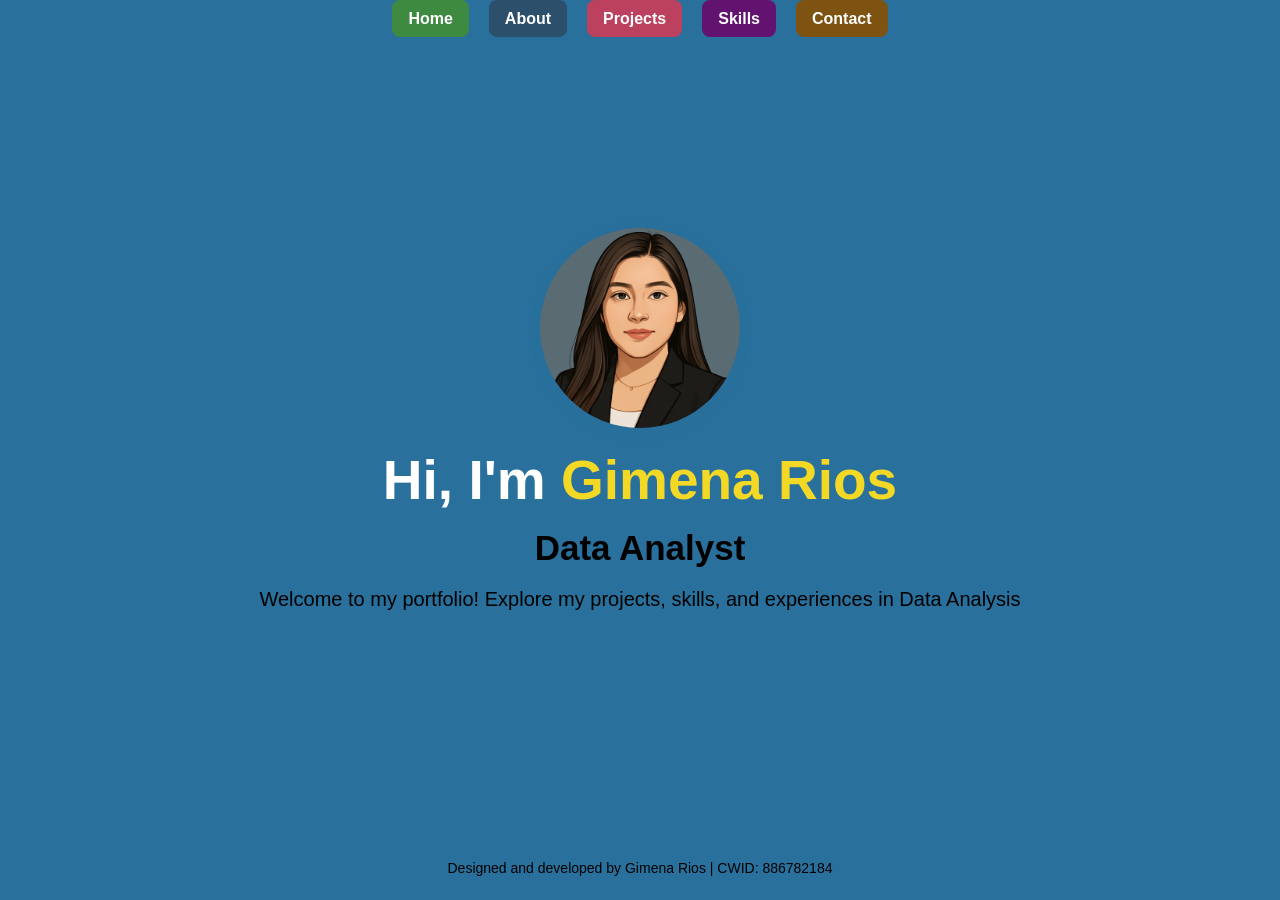
<file: index.html>
<!DOCTYPE html>
<html lang="en">
<head>
    <meta charset="UTF-8">
    <meta name="viewport" content="width=device-width, initial-scale=1.0">
    <title>Gimena Rios - Portfolio</title>
    <link rel="stylesheet" href="style.css">
</head>
<body>
    <header>
        <nav>
            <ul>
                <li><a href="index.html" class="active">Home</a></li>
                <li><a href="about.html">About</a></li>
                <li><a href="projects.html">Projects</a></li>
                <li><a href="skills.html">Skills</a></li>
                <li><a href="contact.html">Contact</a></li>
            </ul>
        </nav>
    </header>
    <main>
        <section>
            <div>
                <img src="Image/avatar.png" alt="Gimena Rios" class="profile-img">
                <h1>Hi, I'm <span class="highlight">Gimena Rios</span></h1>
                <p class="tagline">
                    <span id="dynamic-tagline">Data Analyst</span>
                </p>
                <p style="font-size: 20px;">Welcome to my portfolio! Explore my projects, skills, and experiences in Data Analysis</p>
            </div>
        </section>
    </main>
<footer>
    <p>Designed and developed by Gimena Rios | CWID: 886782184</p>
</footer>

</body>
</html>
</file>
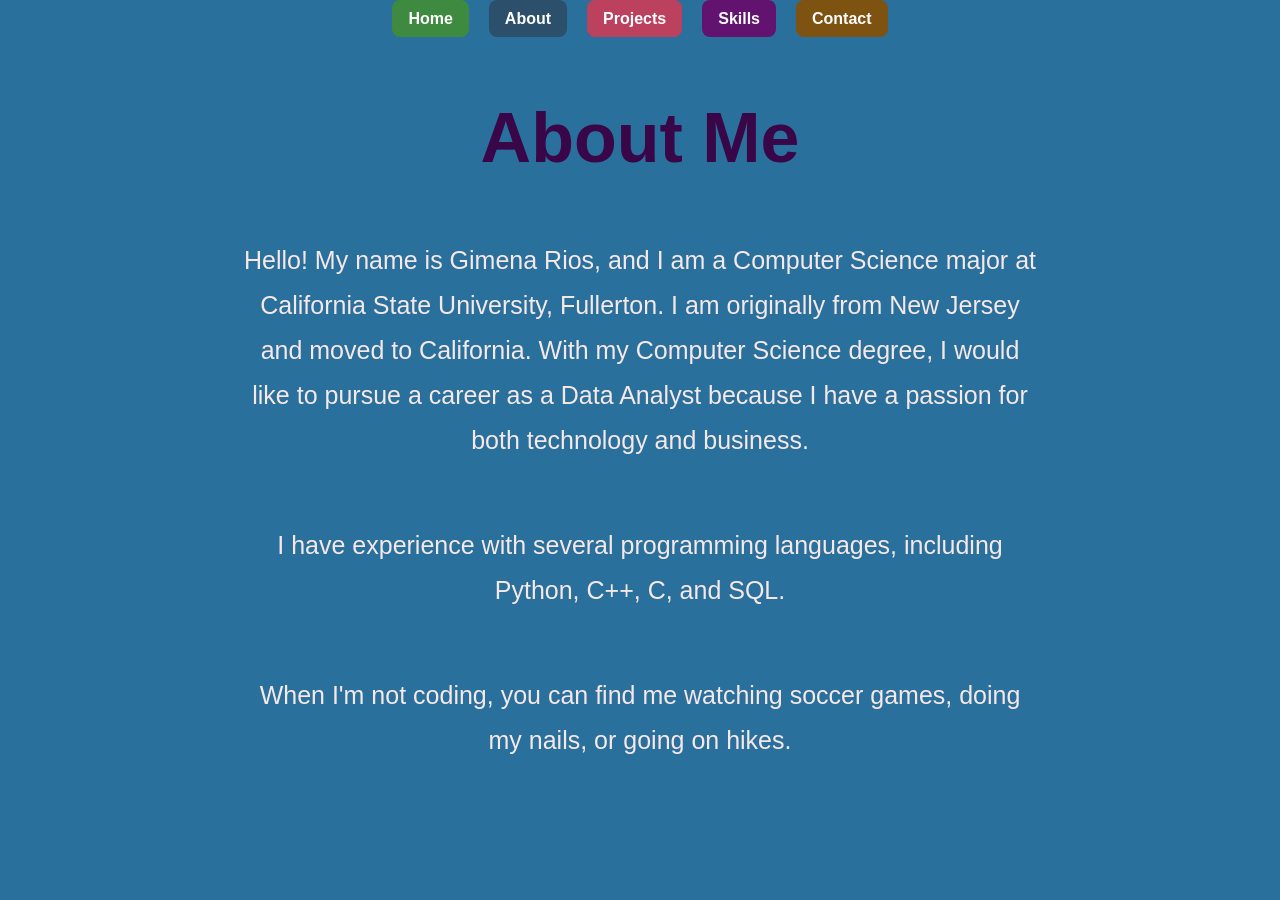
<file: about.html>
<!DOCTYPE html>
<html lang="en">
<head>
    <meta charset="UTF-8">
    <meta name="viewport" content="width=device-width, initial-scale=1.0">
    <title>About Me</title>
    <link rel="stylesheet" href="style.css">
    <body>
        <header>
            <nav>
                <ul>
                    <li><a href="index.html" class="active">Home</a></li>
                    <li><a href="about.html">About</a></li>
                    <li><a href="projects.html">Projects</a></li>
                    <li><a href="skills.html">Skills</a></li>
                    <li><a href="contact.html">Contact</a></li>
                </ul>
            </nav>
        </header>

    <h1 class="about-heading">About Me</h1>
            <p style="font-size: 25px;" class="about-text" >
                Hello! My name is Gimena Rios, and I am a Computer Science major at California State University, Fullerton. I am originally from New Jersey and moved to California. With my Computer Science degree, I would like to pursue a career as a Data Analyst because I have a passion for both technology and business.
            </p>
            <p style="font-size: 25px;" class="about-text">
                I have experience with several programming languages, including Python, C++, C, and SQL.  
            </p>
            <p style="font-size: 25px;" class="about-text">
                When I'm not coding, you can find me watching soccer games, doing my nails, or going on hikes. 
            </p>
</head>
</html>
</file>
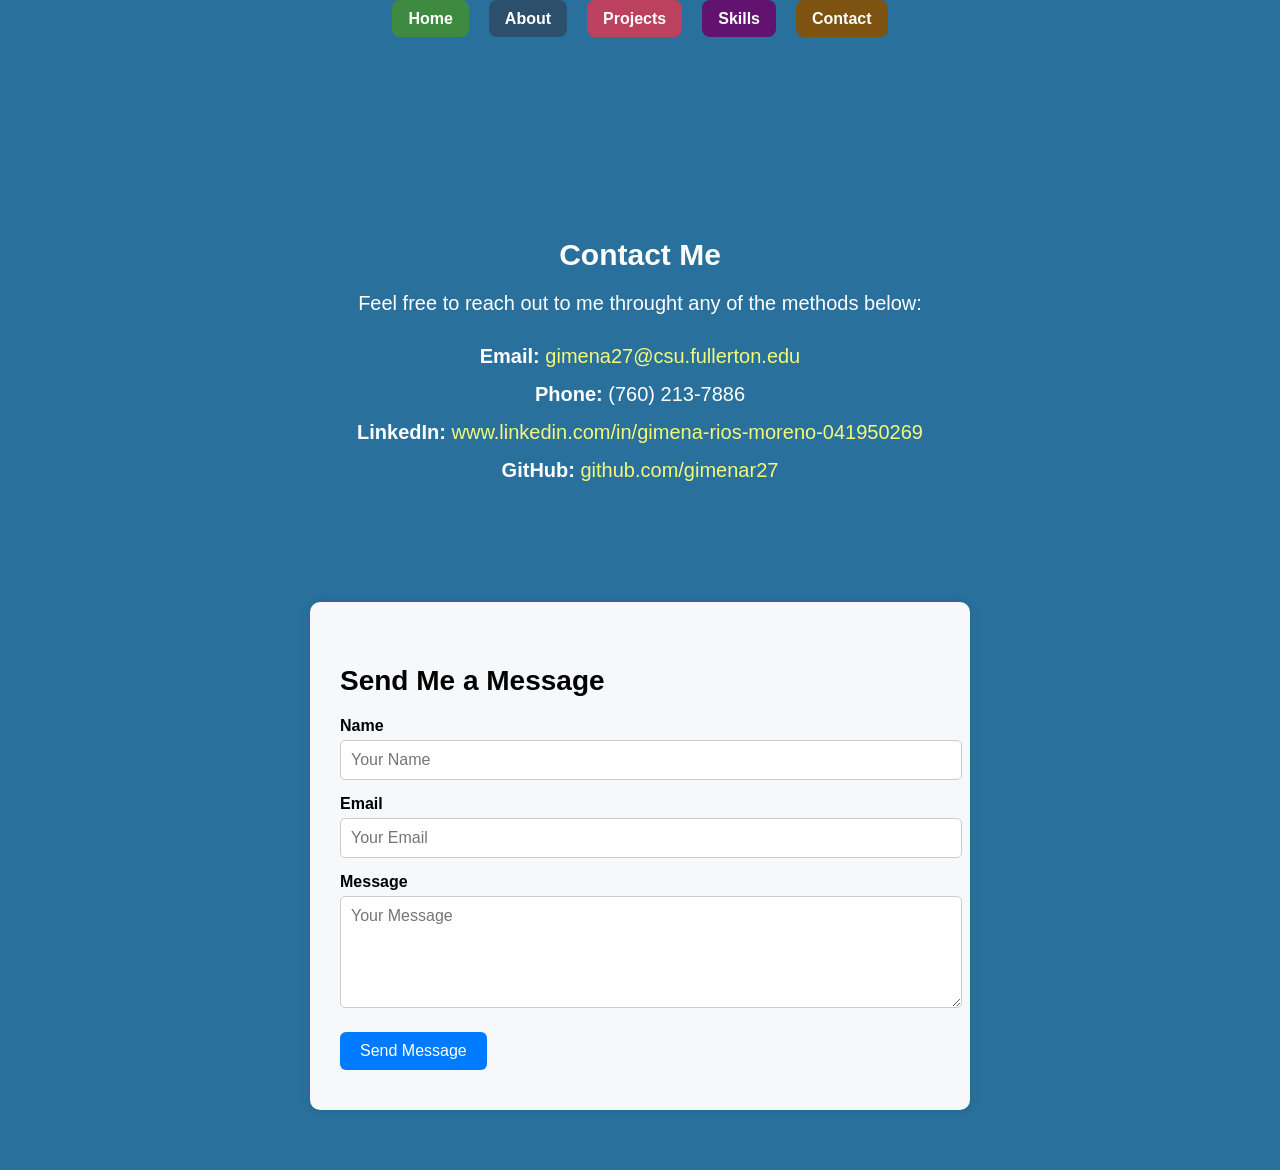
<file: contact.html>
<!DOCTYPE html>
<html lang="en">
<head>
    <meta charset="UTF-8">
    <meta name="viewport" content="width=device-width, initial-scale=1.0">
    <title>Gimena's Skills</title>
    <link rel="stylesheet" href="style.css">
    <body>
        <header>
            <nav>
                <ul>
                    <li><a href="index.html" class="active">Home</a></li>
                    <li><a href="about.html">About</a></li>
                    <li><a href="projects.html">Projects</a></li>
                    <li><a href="skills.html">Skills</a></li>
                    <li><a href="contact.html">Contact</a></li>
                </ul>
            </nav>
        </header>

        <main>
            <section class="contact-info">
            <h1 style="font-size: 30px;">Contact Me</h1>
            <p style="color: rgb(255, 255, 255);">Feel free to reach out to me throught any of the methods below:</p>
            <ul>
                <li><strong>Email:</strong> <a href="mailto:gimena27@csu.fullerton.edu">gimena27@csu.fullerton.edu</a></li>
                <li><strong>Phone:</strong> (760) 213-7886</li>
                <li><strong>LinkedIn:</strong> <a href="www.linkedin.com/in/gimena-rios-moreno-041950269" target="_blank">www.linkedin.com/in/gimena-rios-moreno-041950269</a></li>
                <li><strong>GitHub:</strong> <a href="https://github.com/gimenar27" target="_blank">github.com/gimenar27</a></li>
            </ul>
            </section>
        </main>

        <section class="contact-form">
            <h2 style="color:black">Send Me a Message</h2>
            <form action="#" method="post">
              <label style="color:black" for="name">Name</label>
              <input type="text" id="name" name="name" placeholder="Your Name" required>
          
              <label style="color:black" for="email">Email</label>
              <input type="email" id="email" name="email" placeholder="Your Email" required>
          
              <label style="color:black" for="message">Message</label>
              <textarea id="message" name="message" rows="5" placeholder="Your Message" required></textarea>
          
              <button type="submit">Send Message</button>
            </form>
          </section>
    
</head>
</html>
</file>
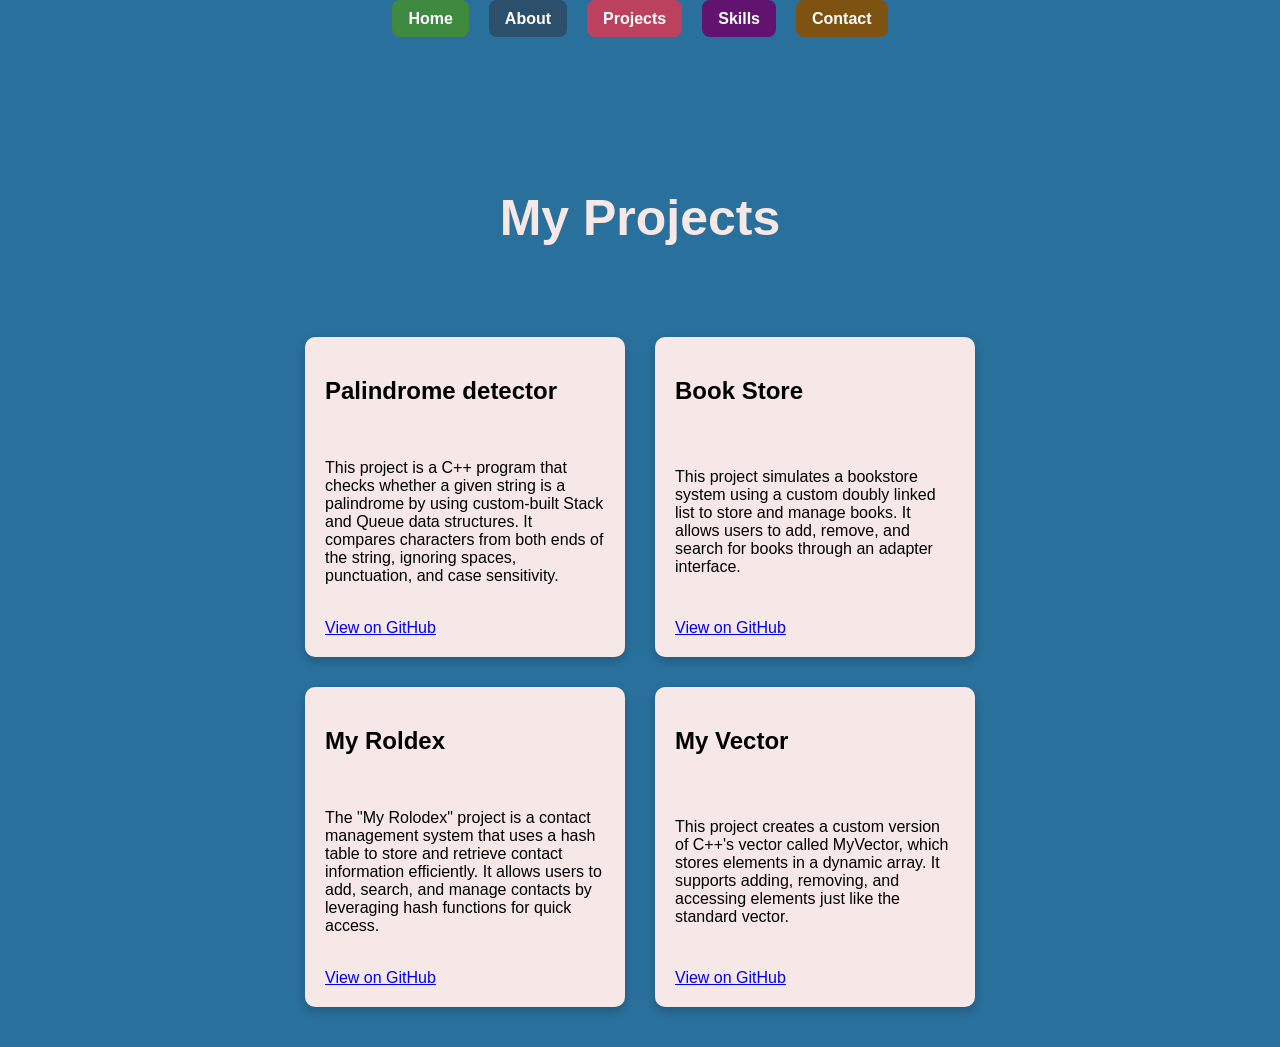
<file: projects.html>
<!DOCTYPE html>
<html lang="en">
<head>
    <meta charset="UTF-8">
    <meta name="viewport" content="width=device-width, initial-scale=1.0">
    <title>Gimena's Projects</title>
    <link rel="stylesheet" href="style.css">
    <body>
        <header>
            <nav>
                <ul>
                    <li><a href="index.html" class="active">Home</a></li>
                    <li><a href="about.html">About</a></li>
                    <li><a href="projects.html">Projects</a></li>
                    <li><a href="skills.html">Skills</a></li>
                    <li><a href="contact.html">Contact</a></li>
                </ul>
            </nav>
        </header>

        <main>
            <section class="projects">
                <h1 style="color: rgb(247, 232, 232)"> My Projects</h1>
                <div class="project-grid">
                    <div class="project-card">
                        <h2>Palindrome detector</h2>
                        <p>This project is a C++ program that checks whether a given string is a palindrome by using custom-built Stack and Queue data structures. It compares characters from both ends of the string, ignoring spaces, punctuation, and case sensitivity.</p>
                        <a href="https://github.com/2024-spring-csuf-cpsc-131/project-3-palindrome-detector-gimenar27.git" target="_blank" class="cta-button">View on GitHub</a>
                    </div>
                    
                    <div class="project-card">
                        <h2>Book Store</h2>
                        <p>This project simulates a bookstore system using a custom doubly linked list to store and manage books. It allows users to add, remove, and search for books through an adapter interface.</p>
                        <a href="https://github.com/2024-spring-csuf-cpsc-131/project-2-book-store-dll-adapter-gimenar27.git" target="_blank" class="cta-button">View on GitHub</a>
                    </div>
                    
                    <div class="project-card">
                        <h2>My Roldex</h2>
                        <p>​The "My Rolodex" project is a contact management system that uses a hash table to store and retrieve contact information efficiently. It allows users to add, search, and manage contacts by leveraging hash functions for quick access.</p>
                        <a href="https://github.com/2024-spring-csuf-cpsc-131/project-4-my-rolodex-hash-table-gimenar27.git" target="_blank" class="cta-button">View on GitHub</a>
                    </div>
                    
                    <div class="project-card">
                        <h2>My Vector</h2>
                        <p>This project creates a custom version of C++'s vector called MyVector, which stores elements in a dynamic array. It supports adding, removing, and accessing elements just like the standard vector.</p>
                        <a href="https://github.com/2024-spring-csuf-cpsc-131/project-4-my-rolodex-hash-table-gimenar27.git" target="_blank" class="cta-button">View on GitHub</a>
                    </div>
                    
                </div>
            </section>
        </main>
    
</head>
</html>
</file>
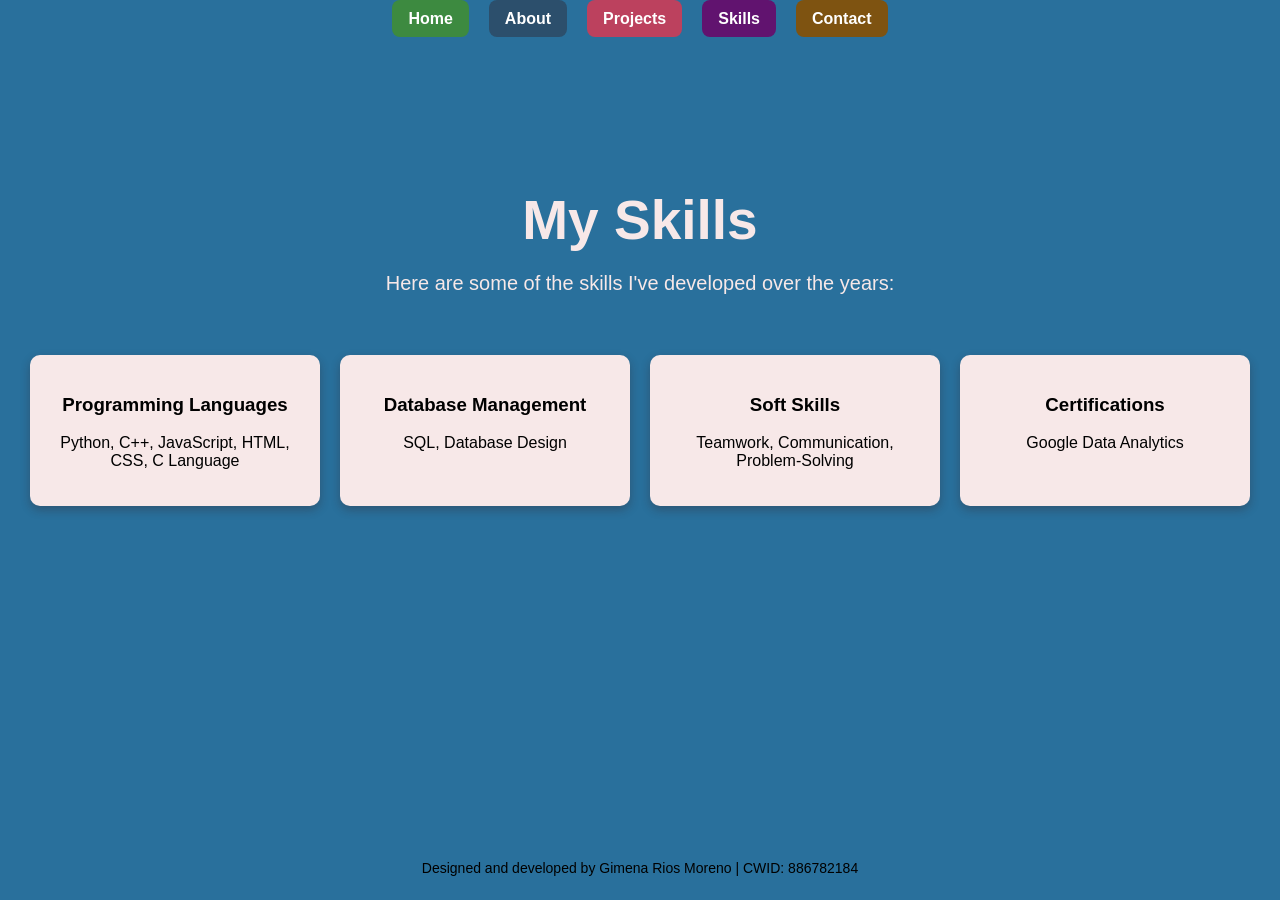
<file: skills.html>
<!DOCTYPE html>
<html lang="en">
<head>
    <meta charset="UTF-8">
    <title>Gimena's Skills</title>
    <link rel="stylesheet" href="style.css">
</head>
<body>
    <header>
        <nav>
            <ul>
                <li><a href="index.html">Home</a></li>
                <li><a href="about.html">About</a></li>
                <li><a href="projects.html">Projects</a></li>
                <li><a href="skills.html">Skills</a></li>
                <li><a href="contact.html">Contact</a></li>
            </ul>
        </nav>
    </header>
    <main>
        <h1 class="skills-intro"> My Skills</h1>
        <p style="font-size: 20px;" class="skills-intro"> Here are some of the skills I've developed over the years:</p>
        <div class="skills-container">
            <div class="skill-card">
                <h3>Programming Languages</h3>
                <p style="color: rgb(0, 0, 0);">Python, C++, JavaScript, HTML, CSS, C Language</p>
            </div>
            <div class="skill-card">
                <h3>Database Management</h3>
                <p style="color: rgb(0, 0, 0);">SQL, Database Design</p>
            </div>
            <div class="skill-card">
                <h3>Soft Skills</h3>
                <p style="color: rgb(0, 0, 0);">Teamwork, Communication, Problem-Solving</p>
            </div>
            <div class="skill-card">
                <h3>Certifications</h3>
                <p style="color: rgb(0, 0, 0);">Google Data Analytics</p>
            </div>
        </div>
    </main>

    <footer>
        <p>Designed and developed by Gimena Rios Moreno | CWID: 886782184</p>
    </footer>
</html>
</head>
</file>
<file: style.css>
body{
    background-color:rgb(41, 112, 156);
}
main{
       padding-top: 150px;
}
h1{
    color: rgb(255, 255, 255);
    font-size: 55px;
    margin: 0;
}
.highlight {
    color:rgb(243, 216, 37);
}
#dynamic-tagline {
    font-size: 35px;
    font-weight:bold;
    color:rgb(0, 0, 0);
}
p {
    color: rgb(0, 0, 0);
}
  
nav ul {
    display: flex;
    justify-content: center;
    list-style: none;
    background-color: rgb(41, 112, 156);
    padding: 10px 0;
    margin: 0;
  }

  nav ul li {
    margin: 0 10px;
  }

  nav ul li a {
    display: incline-block; 
    padding: 10px 16px;
    border-radius: 8px;
    text-decoration: none;
    color: rgb(255, 255, 255);
    font-weight: bold;
    transition: background-color 0.3s ease;
  }
  
  nav ul li:nth-child(1) a { background-color: #3d8a40; }
  nav ul li:nth-child(2) a { background-color: #2c4f6c; }
  nav ul li:nth-child(3) a { background-color: #bc415e; }
  nav ul li:nth-child(4) a { background-color: #61136f; }
  nav ul li:nth-child(5) a { background-color: #7e5311; }
  
  nav ul li a:hover {
    opacity: 0.85;
  }

  footer p {
    position: fixed;
    bottom: 0;
    left: 0;
    width: 100%;
    background-color: rgb(41, 112, 156);
    color: black !important;
    text-align: center;
    padding: 10px 0;
    font-size: 14px;
}
      .profile-img {
        width: 200px;
        height: 200px;
        object-fit: cover;
        border-radius: 50%;
        display: block;
        margin: 0 auto 20px auto;
        box-shadow: 0 4px 10px rgb(41, 112, 156);
      }
      
      section {
        max-width: 900px;
        margin: 0 auto;
        padding: 40px 20px;
        text-align: center;
      }

      @keyframes fadeInUp {
        0% {
          opacity: 0;
          transform: translateY(30px);
        }
        100% {
          opacity: 1;
          transform: translateY(0);
        }
      }
      
      section > div {
        animation: fadeInUp 1s ease-out;
      }
      .about-text {
        font-size: 25px;
        line-height: 1.8;
        margin: 60px auto 20px auto;
        max-width: 800px;
        text-align: center;
        padding: 0 20px;
        color: rgb(247, 232, 232);
      }

      .about-heading {
        color: rgb(57, 6, 72);
        text-align: center;
        font-size: 70px;
        margin-top: 60px;
        margin-bottom: 30px;
      }

      .skills-container {
        display: flex;
        flex-wrap: wrap;
        justify-content: center;
        gap: 20px;
        padding: 40px 20px;
      }
      
      .skill-card {
        background-color: rgb(247, 232, 232);
        color: rgb(0, 0, 0);
        border-radius: 10px;
        padding: 20px;
        width: 250px;
        box-shadow: 0 4px 10px rgba(54, 28, 28, 0.3);
        text-align: center;
        transition: transform 0.3s ease;
      }
      
      .skill-card:hover {
        transform: translateY(-5px);
      }

      .skills-intro {
        text-align: center;
        color: rgb(247, 232, 232);
      }

      body {
        color: white;
        margin: 0;
        font-family: Arial, sans-serif;
      }
      
      .contact-info {
        padding: 40px 20px;
        text-align: center;
      }
      
      .contact-info h1 {
        font-size: 50px;
        margin-bottom: 20px;
        padding-top: 10px;
      }

      .contact-info p {
        font-size: 20px;
        margin-bottom: 30px;
      }
      
      .contact-info ul {
        list-style: none;
        padding: 0;
        font-size: 20px;
      }
      
      .contact-info li {
        margin-bottom: 15px;
      }
      
      .contact-info a {
        color: #f5f97a;
        text-decoration: none;
      }
      
      .contact-info a:hover {
        text-decoration: underline;
      }
      .project-grid {
        display: flex;
        flex-wrap: wrap;
        justify-content: center;
        gap: 30px;
      }
      
      .project-card {
        width: 280px;
        height: 280px;
        background-color: rgb(247, 232, 232);
        color: black;
        border-radius: 10px;
        padding: 20px;
        box-shadow: 0 4px 10px rgba(0, 0, 0, 0.2);
        text-align: left;
        display: flex;
        flex-direction: column;
        justify-content: space-between;
        transition: transform 0.3s ease;
      }
      
      .project-card:hover {
        transform: translateY(-5px);
      }

      .projects h1 {
        font-size: 50px;
        margin-bottom: 90px;
      }

      .projects {
        padding-top: 1px;
        text-align: center;
      }

      .contact-form {
        background-color: #f7f8fa;
        padding: 40px 30px;
        max-width: 600px;
        margin: 60px auto;
        border-radius: 10px;
        box-shadow: 0 0 10px rgba(0, 0, 0, 0.1);
        text-align: left;
      }
      
      .contact-form h2 {
        margin-bottom: 20px;
        font-size: 28px;
        text-align: left;
      }
      
      .contact-form label {
        display: block;
        margin: 15px 0 5px;
        font-weight: bold;
      }
      
      .contact-form input,
      .contact-form textarea {
        width: 100%;
        padding: 10px;
        border-radius: 5px;
        border: 1px solid #ccc;
        font-size: 16px;
        font-family: inherit;
      }
      
      .contact-form button {
        margin-top: 20px;
        padding: 10px 20px;
        background-color: #007bff;
        color: white;
        font-size: 16px;
        border: none;
        border-radius: 6px;
        cursor: pointer;
        transition: background-color 0.3s ease;
      }
      
      .contact-form button:hover {
        background-color: #0056b3;
      }
</file>
